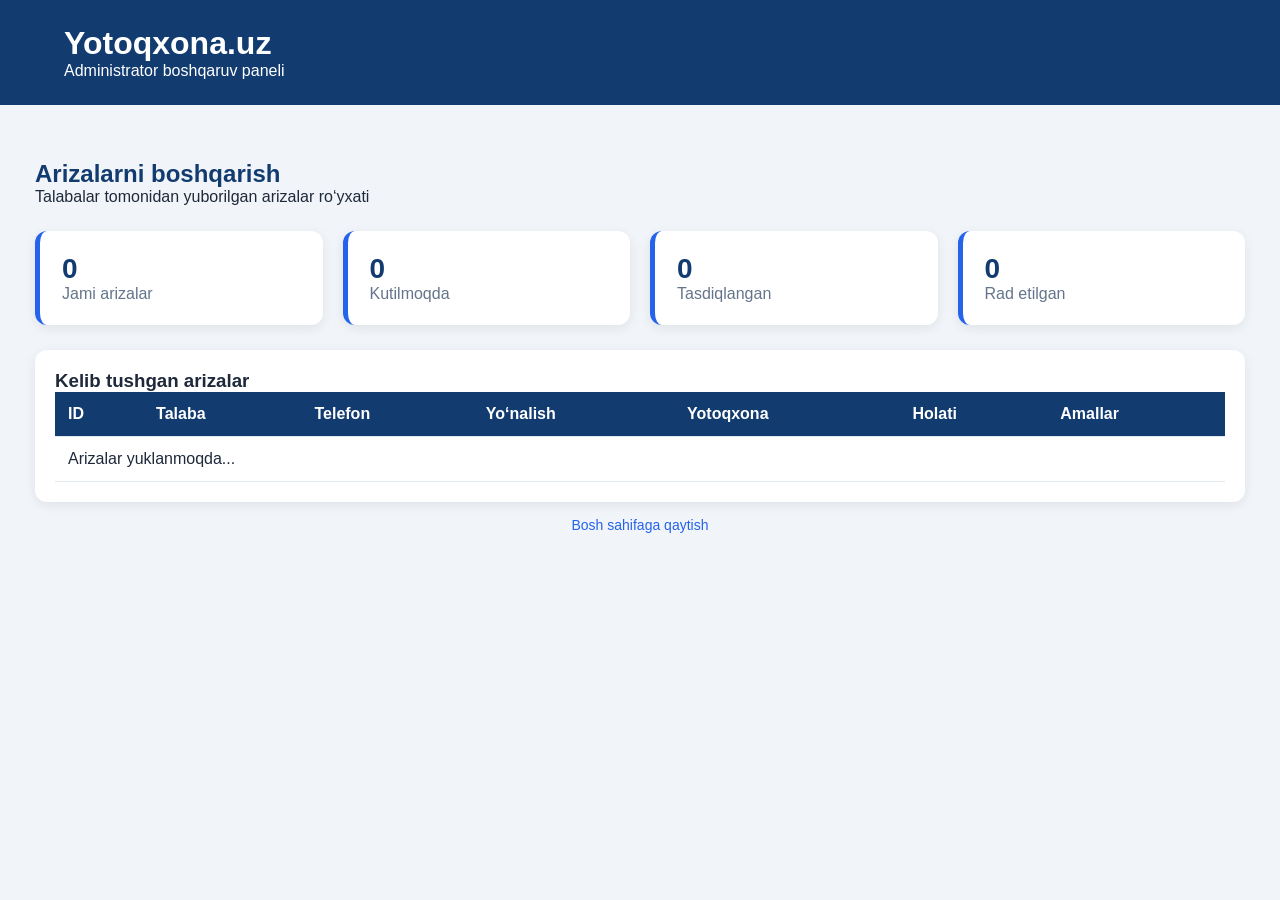
<file: admin.html>
<!DOCTYPE html>
<html lang="uz">
<head>
    <meta charset="UTF-8">
    <meta name="viewport" content="width=device-width, initial-scale=1.0">
    <title>Yotoqxona.uz | Admin panel</title>
    <link rel="stylesheet" href="style.css">
</head>
<body>

    <header class="admin-header">
        <h1>Yotoqxona.uz</h1>
        <p>Administrator boshqaruv paneli</p>
    </header>

    <main class="admin-container">

        <h2>Arizalarni boshqarish</h2>
        <p>Talabalar tomonidan yuborilgan arizalar ro‘yxati</p>

        <div class="admin-stats">
            <div class="admin-stat">
                <h3 id="jamiArizalar">0</h3>
                <p>Jami arizalar</p>
            </div>

            <div class="admin-stat">
                <h3 id="kutilayotganArizalar">0</h3>
                <p>Kutilmoqda</p>
            </div>

            <div class="admin-stat">
                <h3 id="tasdiqlanganArizalar">0</h3>
                <p>Tasdiqlangan</p>
            </div>

            <div class="admin-stat">
                <h3 id="radEtilganArizalar">0</h3>
                <p>Rad etilgan</p>
            </div>
        </div>

        <div class="admin-table-box">
            <h3>Kelib tushgan arizalar</h3>

            <div class="table-scroll">
                <table class="admin-table">
                    <thead>
                        <tr>
                            <th>ID</th>
                            <th>Talaba</th>
                            <th>Telefon</th>
                            <th>Yo‘nalish</th>
                            <th>Yotoqxona</th>
                            <th>Holati</th>
                            <th>Amallar</th>
                        </tr>
                    </thead>

                    <tbody id="arizalarJadvali">
                        <tr>
                            <td colspan="7">Arizalar yuklanmoqda...</td>
                        </tr>
                    </tbody>
                </table>
            </div>
        </div>

        <a href="index.html" class="back-home">
            Bosh sahifaga qaytish
        </a>

    </main>

    <script src="script.js"></script>
</body>
</html>
</file>
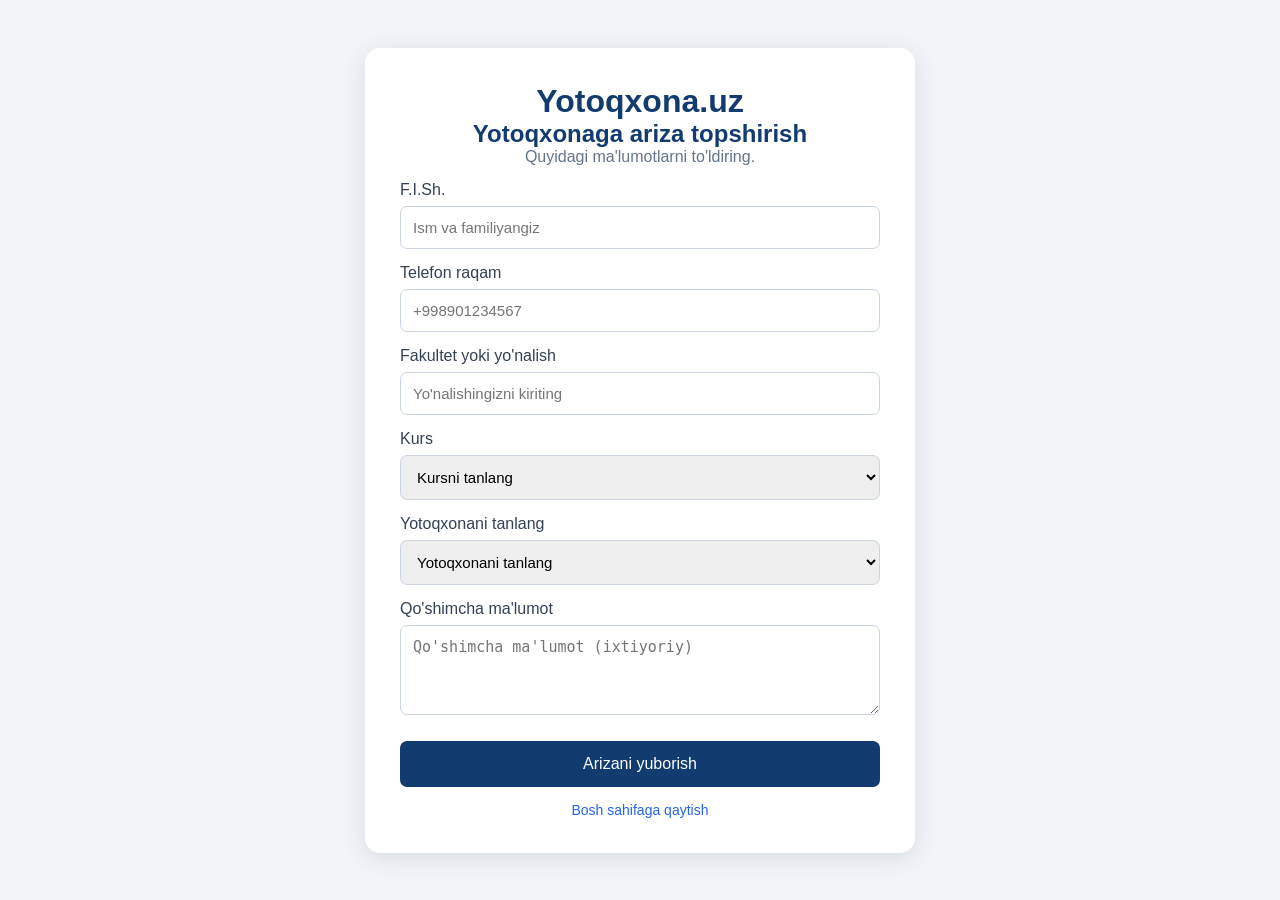
<file: ariza.html>
<!DOCTYPE html>
<html lang="uz">
<head>
    <meta charset="UTF-8">
    <meta name="viewport" content="width=device-width, initial-scale=1.0">
    <title>Yotoqxona.uz | Ariza topshirish</title>
    <link rel="stylesheet" href="style.css">
</head>
<body>

    <div class="application-container">
        <div class="application-box">

            <h1>Yotoqxona.uz</h1>
            <h2>Yotoqxonaga ariza topshirish</h2>

            <p>Quyidagi ma'lumotlarni to'ldiring.</p>

            <form id="arizaForm">

                <label for="arizaName">F.I.Sh.</label>
                <input type="text" id="arizaName"
                       placeholder="Ism va familiyangiz"
                       required>

                <label for="arizaPhone">Telefon raqam</label>
                <input type="tel" id="arizaPhone"
                       placeholder="+998901234567"
                       pattern="\+998[0-9]{9}"
                       required>

                <label for="arizaFaculty">Fakultet yoki yo'nalish</label>
                <input type="text" id="arizaFaculty"
                       placeholder="Yo'nalishingizni kiriting"
                       required>

                <label for="arizaCourse">Kurs</label>
                <select id="arizaCourse" required>
                    <option value="">Kursni tanlang</option>
                    <option value="1-kurs">1-kurs</option>
                    <option value="2-kurs">2-kurs</option>
                    <option value="3-kurs">3-kurs</option>
                    <option value="4-kurs">4-kurs</option>
                </select>

                <label for="arizaDormitory">Yotoqxonani tanlang</label>
                <select id="arizaDormitory" required>
                    <option value="">Yotoqxonani tanlang</option>
                    <option value="1">1-sonli talabalar turar joyi</option>
                    <option value="2">2-sonli talabalar turar joyi</option>
                    <option value="3">3-sonli talabalar turar joyi</option>
                </select>

                <label for="arizaIzoh">Qo'shimcha ma'lumot</label>
                <textarea id="arizaIzoh"
                          placeholder="Qo'shimcha ma'lumot (ixtiyoriy)"></textarea>

                <button type="submit">Arizani yuborish</button>

            </form>

            <a href="index.html" class="back-home">
                Bosh sahifaga qaytish
            </a>

        </div>
    </div>

    <script src="script.js"></script>
</body>
</html>
</file>
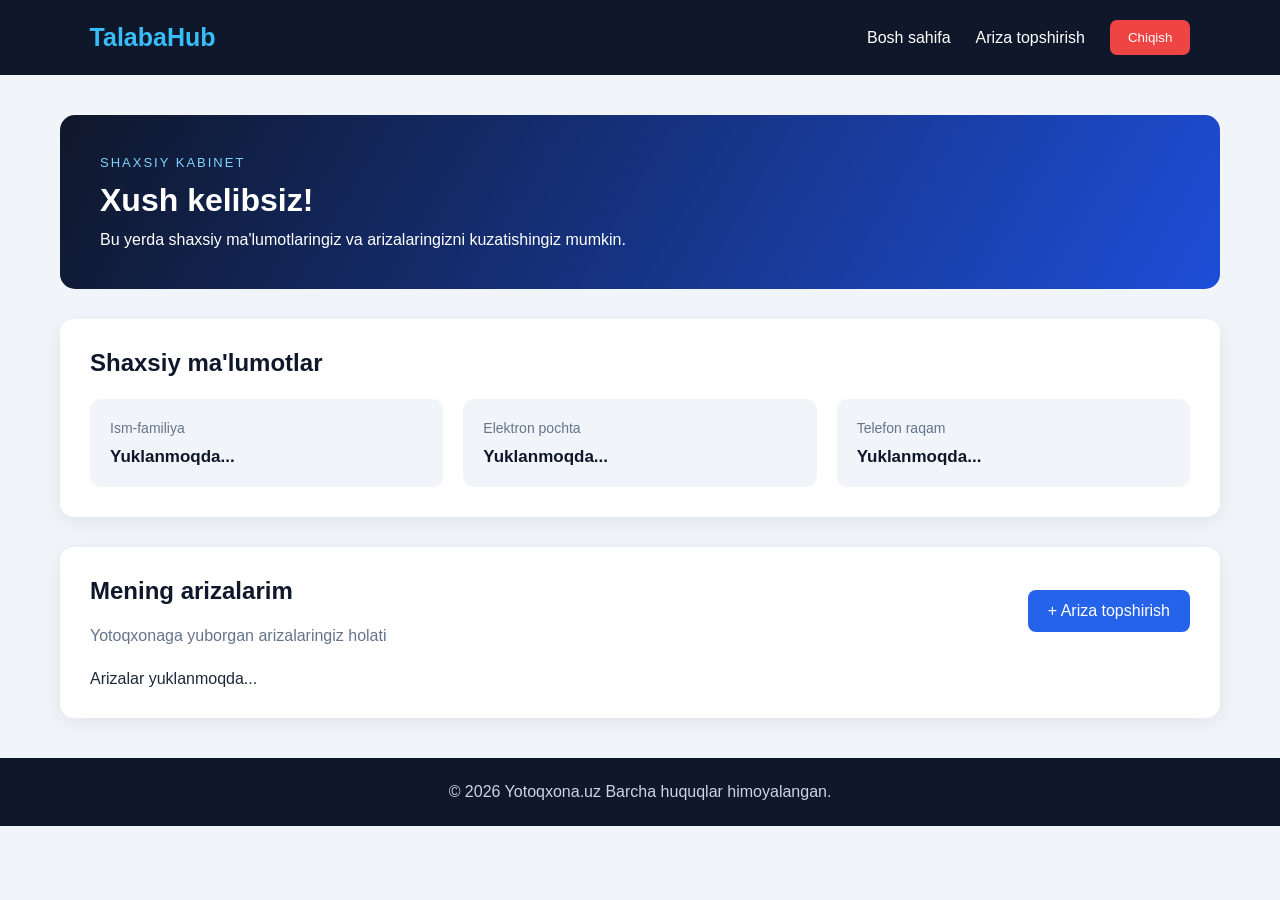
<file: kabinet.html>
<!DOCTYPE html>
<html lang="uz">
<head>
    <meta charset="UTF-8">
    <meta name="viewport" content="width=device-width, initial-scale=1.0">
    <title>Talaba kabineti | TalabaHub</title>
    <link rel="stylesheet" href="style.css">
</head>
<body>

    <header class="kabinet-header">
        <div class="kabinet-logo">TalabaHub</div>

        <nav>
            <a href="index.html">Bosh sahifa</a>
            <a href="ariza.html">Ariza topshirish</a>
            <button id="logoutButton">Chiqish</button>
        </nav>
    </header>

    <main class="kabinet-container">

        <section class="kabinet-welcome">
            <div>
                <p class="kabinet-small">SHAXSIY KABINET</p>
                <h1>Xush kelibsiz!</h1>
                <p>Bu yerda shaxsiy ma'lumotlaringiz va arizalaringizni kuzatishingiz mumkin.</p>
            </div>
        </section>

        <section class="kabinet-profile">
            <h2>Shaxsiy ma'lumotlar</h2>

            <div class="profile-grid">

                <div class="profile-item">
                    <span>Ism-familiya</span>
                    <h3 id="talabaIsm">Yuklanmoqda...</h3>
                </div>

                <div class="profile-item">
                    <span>Elektron pochta</span>
                    <h3 id="talabaEmail">Yuklanmoqda...</h3>
                </div>

                <div class="profile-item">
                    <span>Telefon raqam</span>
                    <h3 id="talabaTelefon">Yuklanmoqda...</h3>
                </div>

            </div>
        </section>

        <section class="kabinet-applications">

            <div class="applications-heading">
                <div>
                    <h2>Mening arizalarim</h2>
                    <p>Yotoqxonaga yuborgan arizalaringiz holati</p>
                </div>

                <a href="ariza.html" class="new-application">
                    + Ariza topshirish
                </a>
            </div>

            <div id="meningArizalarim" class="my-applications">
                Arizalar yuklanmoqda...
            </div>

        </section>

    </main>

    <footer class="kabinet-footer">
        <p>© 2026 Yotoqxona.uz  Barcha huquqlar himoyalangan.</p>
    </footer>

    <script src="script.js"></script>
</body>
</html>
</file>
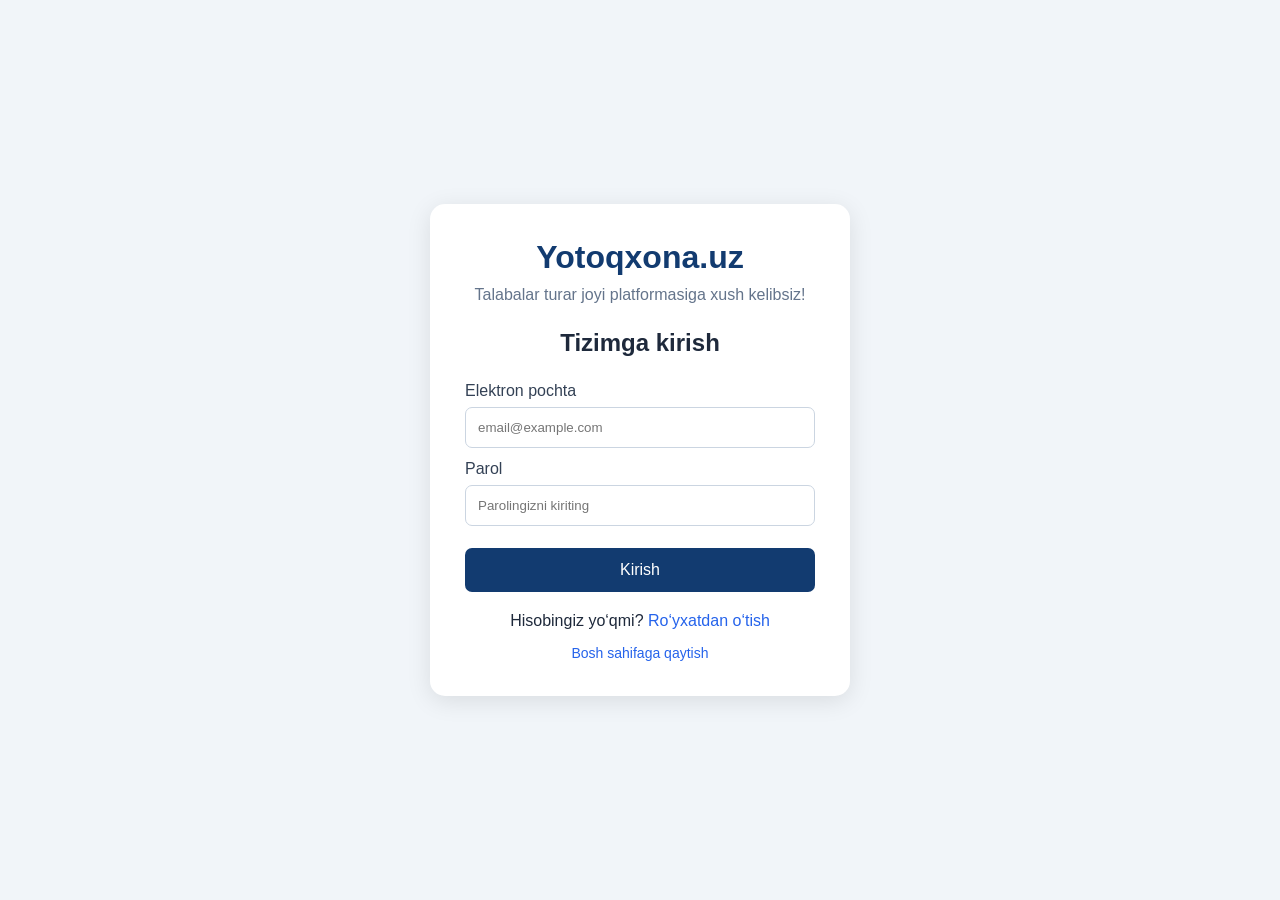
<file: login.html>
<!DOCTYPE html>
<html lang="uz">
<head>
    <meta charset="UTF-8">
    <meta name="viewport" content="width=device-width, initial-scale=1.0">
    <title>Yotoqxona.uz | Tizimga kirish</title>
    <link rel="stylesheet" href="style.css">
</head>
<body>

    <div class="login-container">

        <div class="login-box">

            <h1>Yotoqxona.uz</h1>

            <p class="login-description">
                Talabalar turar joyi platformasiga xush kelibsiz!
            </p>

            <h2>Tizimga kirish</h2>

            <form id="loginForm">

                <label for="loginEmail">Elektron pochta</label>
                <input
                    type="email"
                    id="loginEmail"
                    placeholder="email@example.com"
                    required
                >

                <label for="loginPassword">Parol</label>
                <input
                    type="password"
                    id="loginPassword"
                    placeholder="Parolingizni kiriting"
                    required
                >

                <button type="submit">Kirish</button>

            </form>

            <p class="register-link">
                Hisobingiz yo‘qmi?
                <a href="register.html">Ro‘yxatdan o‘tish</a>
            </p>

            <a href="index.html" class="back-home">
                Bosh sahifaga qaytish
            </a>

        </div>

    </div>

    <script src="script.js"></script>

</body>
</html>
</file>
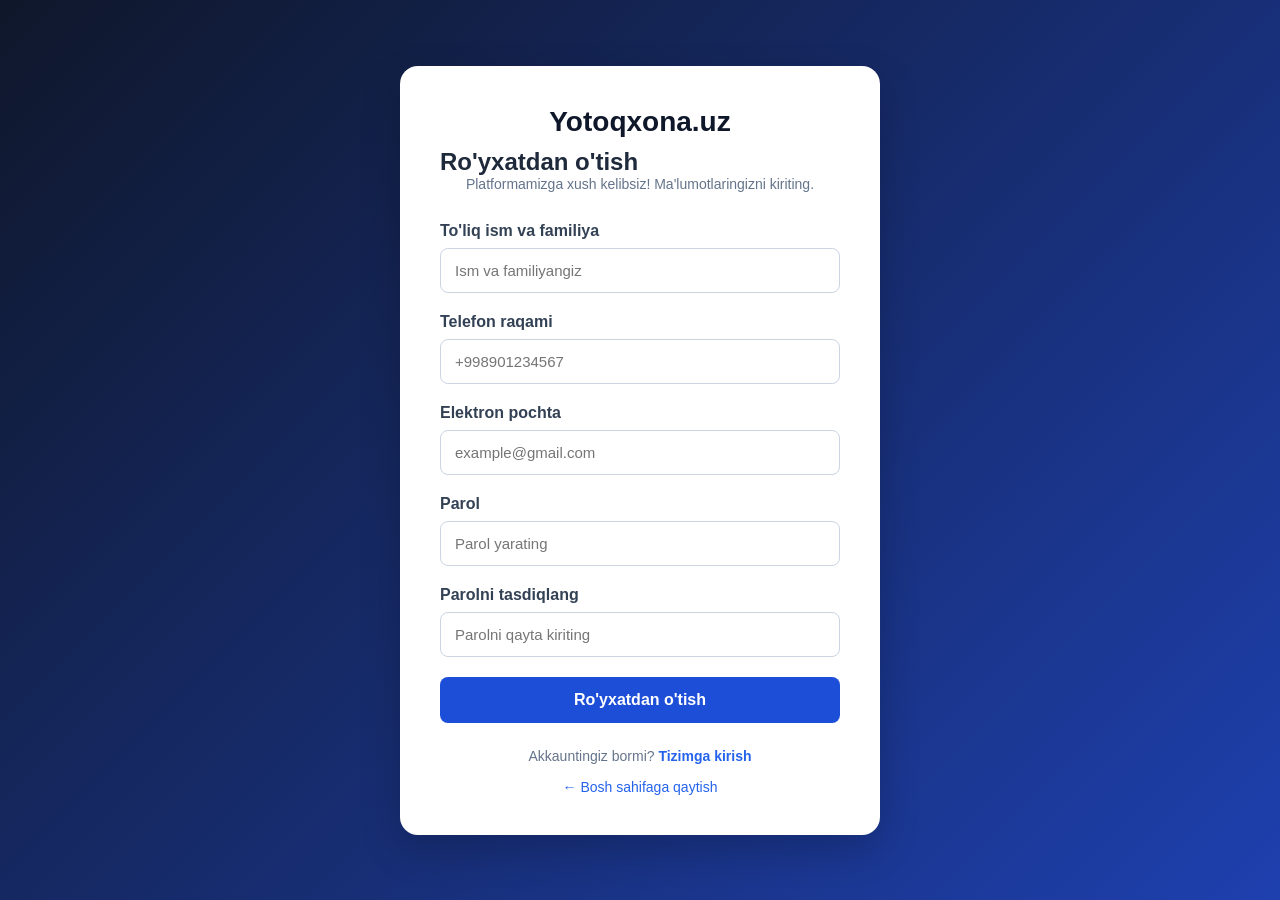
<file: register.html>
<!DOCTYPE html>
<html lang="uz">
<head>
    <meta charset="UTF-8">
    <meta name="viewport" content="width=device-width, initial-scale=1.0">
    <title>Ro‘yxatdan o‘tish</title>
    <link rel="stylesheet" href="./style.css">
</head>
<body>
    <!-- Ro'yxatdan o'tish sahifasi -->
    <div class="auth-container">
        <div class="auth-box">
            <!-- Sayt logotipi -->
            <h1>Yotoqxona<span>.uz</span></h1>

            <h2>Ro'yxatdan o'tish</h2>

            <p class="auth-description">
                Platformamizga xush kelibsiz!
                Ma'lumotlaringizni kiriting.
            </p>

            <!-- Ro'yxatdan o'tish formasi -->
            <form id="registerForm">

                <label>To'liq ism va familiya</label>
                <input
                    type="text"
                    id="fullName"
                    placeholder="Ism va familiyangiz"
                    required
                >

                <label>Telefon raqami</label>
                <input
                    type="tel"
                    id="phone"
                    placeholder="+998901234567"
                    pattern="\+998[0-9]{9}"
                    required
                >

                <label>Elektron pochta</label>
                <input
                    type="email"
                    id="email"
                    placeholder="example@gmail.com"
                    required
                >

                <label>Parol</label>
                <input
                    type="password"
                    id="password"
                    placeholder="Parol yarating"
                    minlength="6"
                    required
                >

                <label>Parolni tasdiqlang</label>
                <input
                    type="password"
                    id="confirmPassword"
                    placeholder="Parolni qayta kiriting"
                    required
                >

                <button type="submit" class="auth-button">
                    Ro'yxatdan o'tish
                </button>

            </form>

            <p class="auth-footer">
                Akkauntingiz bormi?
                <a href="login.html">Tizimga kirish</a>
            </p>

            <a href="index.html" class="back-home">
                ← Bosh sahifaga qaytish
            </a>

        </div>

    </div>
    <script src="script.js"></script>

</body>
</html>
</file>
<file: style.css>
* {
    margin: 0;
    padding: 0;
    box-sizing: border-box;
}
body {
    font-family: Arial, sans-serif;
    background: #f8fafc;
    color: #1e293b;
}
.header {
    width: 100%;
    padding: 22px 7%;
    background: aqua;

    display: flex;
    justify-content: space-between;
    align-items: center;

    box-shadow: 0 2px 15px rgba(0,0,0,0.05);
}
.logo {
    font-size: 28px;
    font-weight: bold;
    color: #101d35;
}

.logo span {
    color: #2563eb;
}
.menu {
    display: flex;
    gap: 28px;
}
.menu a {
    text-decoration: none;
    border-radius: 10px;
    color: #334155;
    font-size: 22px;
}

.menu a:hover {
    color: #2563eb;
}
.header-buttons {
    display: flex;
    align-items: center;
    gap: 15px;
}

.header-buttons a {
    text-decoration: none;
    padding: 12px 18px;
    border-radius: 7px;
}
.login {
    color: #2563eb;
}
.register {
    background: #2563eb;
    color: white;
}
.hero {
    padding: 75px 7%;
    display: flex;
    align-items: center;
    justify-content: space-between;
    gap: 45px;
}
.hero-content {
    flex: 1;
}

.small-title {
    color: #2563eb;
    font-size: 13px;
    font-weight: bold;
    letter-spacing: 2px;
}
.hero h1 {
    font-size: 48px;
    line-height: 1.2;
    margin: 22px 0;
    color: #101d35;
}
.hero h1 span {
    color: #2563eb;
}

.hero-content > p {
    color: #64748b;
    font-size: 17px;
    line-height: 1.8;
    max-width: 500px;
}
.hero-buttons {
    display: flex;
    gap: 15px;
    margin-top: 30px;
}

.hero-buttons a {
    padding: 15px 22px;
    border-radius: 8px;
    text-decoration: none;
    font-weight: bold;
}

.btn-primary {
    background: #2563eb;
    color: white;
}

.btn-secondary {
    border: 1px solid #2563eb;
    color: #2563eb;
}
.statistics {
    display: flex;
    gap: 50px;
    margin-top: 45px;
}

.statistics h2 {
    color: #2563eb;
    font-size: 27px;
}

.statistics p {
    color: #64748b;
    margin-top: 7px;
    font-size: 14px;
}
.hero-image {
    flex: 1;
}

.hero-image img {
    width: 100%;
    height: 430px;
    object-fit: cover;
    border-radius: 20px;
}
.about {
    text-align: center;
    padding: 65px 7%;
    background: white;
}

.about h2,
.services h2 {
    font-size: 30px;
    color: #101d35;
    margin-bottom: 20px;
}

.about p {
    color: #64748b;
    line-height: 1.8;
}
.services {
    padding: 65px 7%;
    text-align: center;
}

.service-cards {
    display: flex;
    gap: 25px;
    margin-top: 35px;
}

.service-card {
    flex: 1;
    background: white;
    padding: 30px;
    border-radius: 12px;
    box-shadow: 0 5px 20px rgba(0,0,0,0.05);
}

.service-card h3 {
    color: #2563eb;
    margin-bottom: 15px;
}

.service-card p {
    color: #64748b;
    line-height: 1.7;
}
footer {
    background: #101d35;
    color: white;
    text-align: center;
    padding: 25px;
}
@media (max-width: 900px) {

    .header {
        flex-wrap: wrap;
        gap: 20px;
    }

    .menu {
        flex-wrap: wrap;
    }

    .hero {
        flex-direction: column;
    }

    .hero h1 {
        font-size: 36px;
    }

    .hero-image {
        width: 100%;
    }

    .service-cards {
        flex-direction: column;
    }
}

@media (max-width: 550px) {

    .header {
        flex-direction: column;
    }

    .menu {
        justify-content: center;
        gap: 15px;
    }

    .header-buttons {
        flex-wrap: wrap;
    }

    .hero-buttons {
        flex-direction: column;
    }

    .statistics {
        gap: 20px;
    }
}

/* Yotoqxonalar bo'limi */
.dormitories {
    padding: 70px 7%;
    background: #f1f5f9;
}

/* Bo'lim sarlavhasi */
.section-title {
    text-align: center;
    margin-bottom: 40px;
}

.section-title span {
    color: #2563eb;
    font-weight: bold;
    letter-spacing: 2px;
}

.section-title h2 {
    font-size: 32px;
    color: #101d35;
    margin: 15px 0;
}

.section-title p {
    color: #64748b;
}

/* Kartochkalarni joylashtirish */
.dormitory-cards {
    display: flex;
    gap: 25px;
    justify-content: center;
}

/* Bitta yotoqxona kartochkasi */
.dormitory-card {
    flex: 1;
    background: white;
    border-radius: 15px;
    overflow: hidden;
    box-shadow: 0 5px 20px rgba(0,0,0,0.06);
    transition: 0.3s;
}

/* Sichqoncha olib borilganda */
.dormitory-card:hover {
    transform: translateY(-8px);
}

/* Kartochka rasmi */
.dormitory-card img {
    width: 100%;
    height: 210px;
    object-fit: cover;
}

/* Kartochka ichidagi ma'lumotlar */
.card-content {
    padding: 22px;
}

.available {
    color: #16a34a;
    background: #dcfce7;
    padding: 7px 10px;
    border-radius: 5px;
    font-size: 12px;
}

.card-content h3 {
    color: #101d35;
    margin: 18px 0 10px;
}

.card-content p {
    color: #64748b;
    font-size: 14px;
    margin-bottom: 18px;
}

.card-info {
    display: flex;
    flex-wrap: wrap;
    gap: 10px;
    color: #475569;
    font-size: 12px;
}

.card-content h4 {
    color: #2563eb;
    font-size: 19px;
    margin: 20px 0;
}

/* Batafsil tugmasi */
.card-button {
    display: block;
    text-align: center;
    text-decoration: none;
    background: #2563eb;
    color: white;
    padding: 12px;
    border-radius: 7px;
}

/* Kichik ekranlar uchun */
@media (max-width: 900px) {
    .dormitory-cards {
        flex-wrap: wrap;
    }

    .dormitory-card {
        min-width: 250px;
    }
}

@media (max-width: 550px) {
    .dormitory-cards {
        flex-direction: column;
    }
}

/* ============================= */
/* RO'YXATDAN O'TISH SAHIFASI */
/* ============================= */

/* Sahifaning umumiy ko'rinishi */
body {
    margin: 0;
    padding: 0;
    font-family: Arial, sans-serif;
    background: #f1f5f9;
    color: #1e293b;
}

/* Ro'yxatdan o'tish qismi */
.auth-container {
    min-height: 100vh;
    display: flex;
    justify-content: center;
    align-items: center;
    padding: 30px 15px;
    background: linear-gradient(135deg, #0f172a, #1e40af);
}

/* Ro'yxatdan o'tish oynasi */
.auth-box {
    width: 100%;
    max-width: 480px;
    background: white;
    padding: 40px;
    border-radius: 18px;
    box-shadow: 0 15px 40px rgba(0, 0, 0, 0.2);
}

/* Sarlavha */
.auth-box h1 {
    text-align: center;
    color: #0f172a;
    font-size: 28px;
    margin-bottom: 10px;
}

/* Izoh matni */
.auth-description {
    text-align: center;
    color: #64748b;
    font-size: 14px;
    margin-bottom: 30px;
}

/* Formadagi yozuvlar */
.auth-box label {
    display: block;
    font-weight: bold;
    margin-bottom: 8px;
    color: #334155;
}

/* Input va select maydonlari */
.auth-box input,
.auth-box select {
    width: 100%;
    padding: 13px 14px;
    margin-bottom: 20px;
    border: 1px solid #cbd5e1;
    border-radius: 8px;
    font-size: 15px;
    box-sizing: border-box;
    outline: none;
    transition: 0.3s;
}

/* Input bosilganda */
.auth-box input:focus,
.auth-box select:focus {
    border-color: #2563eb;
    box-shadow: 0 0 0 3px rgba(37, 99, 235, 0.12);
}

/* Ro'yxatdan o'tish tugmasi */
.auth-button {
    width: 100%;
    padding: 14px;
    background: #1d4ed8;
    color: white;
    border: none;
    border-radius: 8px;
    font-size: 16px;
    font-weight: bold;
    cursor: pointer;
    transition: 0.3s;
}

/* Tugma ustiga sichqoncha borganda */
.auth-button:hover {
    background: #1e40af;
    transform: translateY(-2px);
}

/* Pastki matn */
.auth-footer {
    text-align: center;
    margin-top: 25px;
    color: #64748b;
    font-size: 14px;
}

/* Kirish havolasi */
.auth-footer a {
    color: #2563eb;
    text-decoration: none;
    font-weight: bold;
}

.auth-footer a:hover {
    text-decoration: underline;
}

/* Bosh sahifaga qaytish */
.back-home {
    display: block;
    text-align: center;
    margin-top: 20px;
    color: #2563eb;
    text-decoration: none;
    font-size: 14px;
}

/* Telefon uchun moslashuv */
@media (max-width: 500px) {
    .auth-box {
        padding: 25px 20px;
    }

    .auth-box h1 {
        font-size: 23px;
    }
}

/* Kirish sahifasining umumiy foni */
.login-container {
    min-height: 100vh;
    display: flex;
    justify-content: center;
    align-items: center;
    background: #f1f5f9;
    padding: 20px;
}

/* Kirish oynasi */
.login-box {
    width: 100%;
    max-width: 420px;
    background: white;
    padding: 35px;
    border-radius: 15px;
    box-shadow: 0 5px 25px rgba(0,0,0,0.1);
}

/* Sayt nomi */
.login-box h1 {
    text-align: center;
    color: #123b70;
    margin-bottom: 10px;
}

/* Izoh */
.login-description {
    text-align: center;
    color: #64748b;
    margin-bottom: 25px;
}

/* Sarlavha */
.login-box h2 {
    text-align: center;
    color: #1e293b;
    margin-bottom: 25px;
}

/* Maydon nomlari */
.login-box label {
    display: block;
    margin: 12px 0 7px;
    color: #334155;
}

/* Input maydonlari */
.login-box input {
    width: 100%;
    padding: 12px;
    border: 1px solid #cbd5e1;
    border-radius: 7px;
    outline: none;
}

/* Kirish tugmasi */
.login-box button {
    width: 100%;
    padding: 13px;
    margin-top: 22px;
    background: #123b70;
    color: white;
    border: none;
    border-radius: 7px;
    cursor: pointer;
    font-size: 16px;
}

.login-box button:hover {
    background: #2563eb;
}

/* Ro'yxatdan o'tish havolasi */
.register-link {
    text-align: center;
    margin-top: 20px;
}

.register-link a,
.back-home {
    color: #2563eb;
    text-decoration: none;
}

.back-home {
    display: block;
    text-align: center;
    margin-top: 15px;
}

/* Ariza sahifasining foni */
.application-container {
    min-height: 100vh;
    display: flex;
    justify-content: center;
    align-items: center;
    background: #f1f5f9;
    padding: 25px;
}

/* Ariza oynasi */
.application-box {
    width: 100%;
    max-width: 550px;
    background: white;
    padding: 35px;
    border-radius: 15px;
    box-shadow: 0 5px 25px rgba(0,0,0,0.1);
}

/* Sarlavhalar */
.application-box h1,
.application-box h2 {
    text-align: center;
    color: #123b70;
}

.application-box p {
    text-align: center;
    color: #64748b;
}

/* Maydon nomlari */
.application-box label {
    display: block;
    margin: 15px 0 7px;
    color: #334155;
}

/* Kiritish maydonlari */
.application-box input,
.application-box select,
.application-box textarea {
    width: 100%;
    padding: 12px;
    border: 1px solid #cbd5e1;
    border-radius: 7px;
    font-size: 15px;
}

/* Izoh maydoni */
.application-box textarea {
    min-height: 90px;
    resize: vertical;
}

/* Yuborish tugmasi */
.application-box button {
    width: 100%;
    padding: 14px;
    margin-top: 22px;
    background: #123b70;
    color: white;
    border: none;
    border-radius: 7px;
    font-size: 16px;
    cursor: pointer;
}

.application-box button:hover {
    background: #2563eb;
}

/* ADMIN PANEL */

.admin-header {
    background: #123b70;
    color: white;
    padding: 25px 5%;
}

.admin-header h1 {
    margin: 0;
}

.admin-header p {
    margin-bottom: 0;
}

.admin-container {
    max-width: 1250px;
    margin: 35px auto;
    padding: 20px;
}

.admin-container h2 {
    color: #123b70;
}

.admin-stats {
    display: grid;
    grid-template-columns: repeat(4, 1fr);
    gap: 20px;
    margin: 25px 0;
}

.admin-stat {
    background: white;
    padding: 22px;
    border-radius: 12px;
    box-shadow: 0 3px 12px rgba(0,0,0,0.08);
    border-left: 5px solid #2563eb;
}

.admin-stat h3 {
    color: #123b70;
    font-size: 28px;
    margin: 0;
}

.admin-stat p {
    color: #64748b;
}

.admin-table-box {
    background: white;
    padding: 20px;
    border-radius: 12px;
    box-shadow: 0 3px 12px rgba(0,0,0,0.08);
}

.table-scroll {
    overflow-x: auto;
}

.admin-table {
    width: 100%;
    border-collapse: collapse;
    min-width: 850px;
}

.admin-table th,
.admin-table td {
    padding: 13px;
    border-bottom: 1px solid #e2e8f0;
    text-align: left;
}

.admin-table th {
    background: #123b70;
    color: white;
}

.admin-action {
    padding: 8px 10px;
    margin: 3px;
    border: none;
    border-radius: 5px;
    color: white;
    cursor: pointer;
}

.approve {
    background: #16a34a;
}

.reject {
    background: #dc2626;
}

.admin-action:hover {
    opacity: 0.8;
}

/* Telefon ekraniga moslash */
@media (max-width: 750px) {
    .admin-stats {
        grid-template-columns: repeat(2, 1fr);
    }

    .admin-container {
        padding: 12px;
    }
}

/* ==========================================
   TALABA SHAXSIY KABINETI
========================================== */

.kabinet-header {
    background: #0f172a;
    color: white;
    padding: 20px 7%;
    display: flex;
    justify-content: space-between;
    align-items: center;
    flex-wrap: wrap;
    gap: 15px;
}

.kabinet-logo {
    font-size: 25px;
    font-weight: bold;
    color: #38bdf8;
}

.kabinet-header nav {
    display: flex;
    align-items: center;
    gap: 25px;
}

.kabinet-header nav a {
    color: white;
    text-decoration: none;
}

.kabinet-header nav a:hover {
    color: #38bdf8;
}

#logoutButton {
    background: #ef4444;
    color: white;
    border: none;
    padding: 10px 18px;
    border-radius: 7px;
    cursor: pointer;
}

.kabinet-container {
    max-width: 1200px;
    margin: 40px auto;
    padding: 0 20px;
}

.kabinet-welcome {
    background: linear-gradient(120deg, #0f172a, #1d4ed8);
    color: white;
    padding: 40px;
    border-radius: 15px;
    margin-bottom: 30px;
}

.kabinet-small {
    color: #7dd3fc;
    font-size: 13px;
    letter-spacing: 2px;
}

.kabinet-welcome h1 {
    font-size: 32px;
    margin: 12px 0;
}

.kabinet-profile,
.kabinet-applications {
    background: white;
    padding: 30px;
    border-radius: 14px;
    margin-bottom: 30px;
    box-shadow: 0 5px 20px rgba(15, 23, 42, 0.07);
}

.kabinet-profile h2,
.kabinet-applications h2 {
    color: #0f172a;
    margin-bottom: 22px;
}

.profile-grid {
    display: grid;
    grid-template-columns: repeat(3, 1fr);
    gap: 20px;
}

.profile-item {
    background: #f1f5f9;
    padding: 20px;
    border-radius: 10px;
    overflow-wrap: anywhere;
}

.profile-item span {
    color: #64748b;
    font-size: 14px;
}

.profile-item h3 {
    color: #0f172a;
    margin-top: 10px;
    font-size: 17px;
}

.applications-heading {
    display: flex;
    justify-content: space-between;
    align-items: center;
    flex-wrap: wrap;
    gap: 15px;
    margin-bottom: 25px;
}

.applications-heading p {
    color: #64748b;
}

.new-application {
    background: #2563eb;
    color: white;
    text-decoration: none;
    padding: 12px 20px;
    border-radius: 8px;
}

.application-card {
    border: 1px solid #e2e8f0;
    border-left: 5px solid #2563eb;
    border-radius: 10px;
    padding: 22px;
    margin-bottom: 15px;
}

.application-card h3 {
    color: #0f172a;
    margin-bottom: 12px;
}

.application-card p {
    color: #475569;
    margin: 8px 0;
}

.application-status {
    display: inline-block;
    padding: 7px 12px;
    border-radius: 20px;
    background: #fef3c7;
    color: #92400e;
    font-size: 13px;
    font-weight: bold;
}

.application-status.approved {
    background: #dcfce7;
    color: #166534;
}

.application-status.rejected {
    background: #fee2e2;
    color: #991b1b;
}

.no-applications {
    background: #f1f5f9;
    padding: 25px;
    border-radius: 10px;
    color: #64748b;
    text-align: center;
}

.kabinet-footer {
    background: #0f172a;
    color: #cbd5e1;
    padding: 25px;
    text-align: center;
}

/* Telefon va planshetlar uchun */
@media (max-width: 768px) {

    .kabinet-header {
        flex-direction: column;
    }

    .kabinet-header nav {
        flex-wrap: wrap;
        justify-content: center;
        gap: 15px;
    }

    .profile-grid {
        grid-template-columns: 1fr;
    }

    .kabinet-welcome {
        padding: 25px;
    }

    .kabinet-welcome h1 {
        font-size: 25px;
    }

    .kabinet-profile,
    .kabinet-applications {
        padding: 20px;
    }

}
</file>
